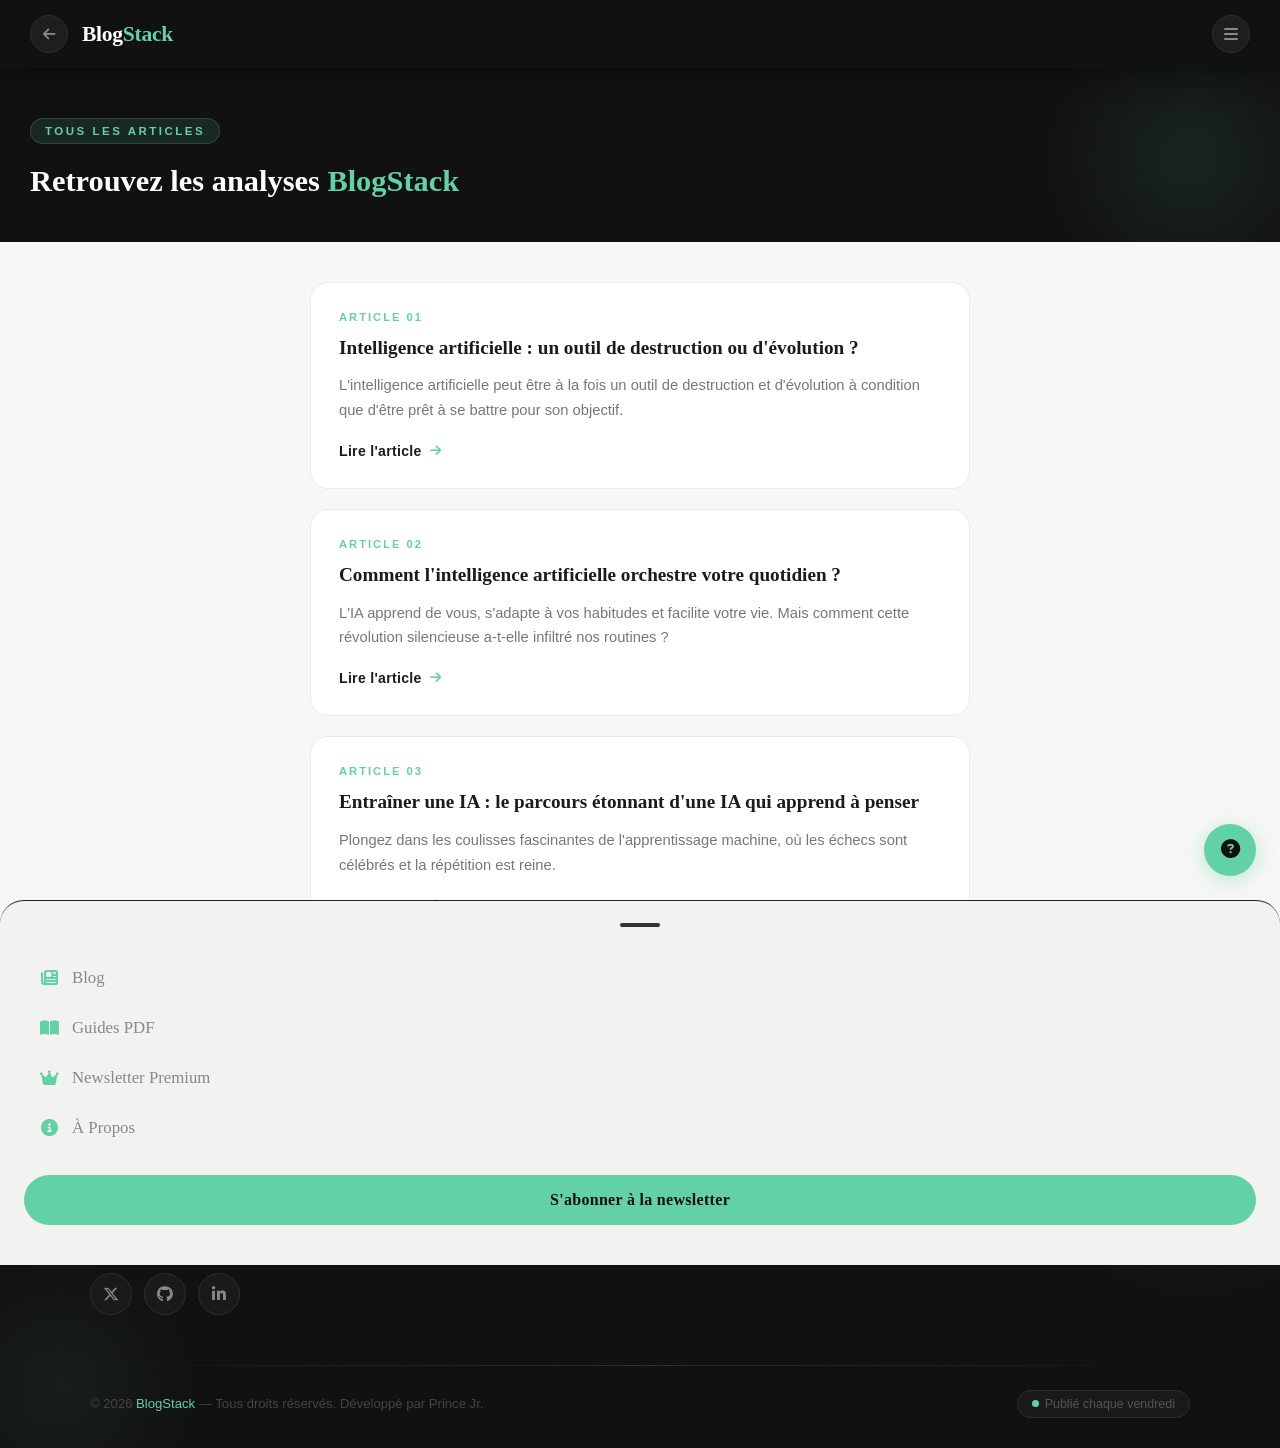
<file: blog.html>
<!DOCTYPE html>
<html lang="fr">
<head>
  <meta charset="UTF-8">
  <meta name="viewport" content="width=device-width, initial-scale=1.0">
  <title>Articles — BlogStack</title>
  <link rel="icon" type="image/png" href="images/favicon.png">
  <link rel="stylesheet" href="https://cdnjs.cloudflare.com/ajax/libs/font-awesome/6.5.0/css/all.min.css">
  <link rel="stylesheet" href="blog.css">
</head>

<body>

  <!-- OVERLAY -->
  <div id="overlay" class="bs-overlay"></div>

  <!-- HEADER -->
  <header class="bs-header">
    <div class="bs-header__left">
      <button class="bs-header__back" onclick="window.history.back()">
        <i class="fas fa-arrow-left"></i>
      </button>
      <a href="index.html" class="bs-header__logo">Blog<span>Stack</span></a>
    </div>
    <button id="menu-toggle" class="bs-header__menu-btn">
      <i class="fas fa-bars"></i>
    </button>
  </header>

  <!-- MODAL MENU -->
  <div id="modal" class="bs-modal">
    <div class="bs-modal__handle" id="handle"></div>
    <ul class="bs-modal__nav">
      <li><a href="article.html"><i class="fas fa-newspaper"></i>Blog</a></li>
      <li><a href="guide.html" onclick="alert('Vos guides PDF téléchargeables ne sont pas encore disponible pour le moment !'); return false;"><i class="fas fa-book-open"></i>Guides PDF</a></li>
      <li><a href="newsletter.html" onclick="alert('En cours de maintenance !'); return false;"><i class="fas fa-crown"></i>Newsletter Premium</a></li>
      <li><a href="about.html"><i class="fas fa-info-circle"></i>À Propos</a></li>
    </ul>
    <button class="bs-modal__subscribe">S'abonner à la newsletter</button>
  </div>

  <!-- HERO -->
  <section class="bs-hero">
    <div class="bs-hero__label">Tous les articles</div>
    <h1 class="bs-hero__title">Retrouvez les analyses <span>BlogStack</span></h1>
  </section>

  <!-- ARTICLES -->
  <section class="bs-articles">

    <article class="bs-card">
      <p class="bs-card__num">Article 01</p>
      <h2 class="bs-card__title">Intelligence artificielle : un outil de destruction ou d'évolution ?</h2>
      <p class="bs-card__desc">L'intelligence artificielle peut être à la fois un outil de destruction et d'évolution à condition que d'être prêt à se battre pour son objectif.</p>
      <a class="bs-card__link" href="article-1.html">Lire l'article <i class="fas fa-arrow-right"></i></a>
    </article>

    <article class="bs-card">
      <p class="bs-card__num">Article 02</p>
      <h2 class="bs-card__title">Comment l'intelligence artificielle orchestre votre quotidien ?</h2>
      <p class="bs-card__desc">L'IA apprend de vous, s'adapte à vos habitudes et facilite votre vie. Mais comment cette révolution silencieuse a-t-elle infiltré nos routines ?</p>
      <a class="bs-card__link" href="article-2.html">Lire l'article <i class="fas fa-arrow-right"></i></a>
    </article>

    <article class="bs-card">
      <p class="bs-card__num">Article 03</p>
      <h2 class="bs-card__title">Entraîner une IA : le parcours étonnant d'une IA qui apprend à penser</h2>
      <p class="bs-card__desc">Plongez dans les coulisses fascinantes de l'apprentissage machine, où les échecs sont célébrés et la répétition est reine.</p>
      <a class="bs-card__link" href="article-3.html">Lire l'article <i class="fas fa-arrow-right"></i></a>
    </article>

  </section>

  <!-- FOOTER -->
  <footer class="bs-footer">
    <div class="bs-footer__grid">

      <div>
        <div class="bs-footer__brand-name">Blog<span>Stack</span></div>
        <p class="bs-footer__brand-desc">Analyses hebdomadaires des dernières tendances en intelligence artificielle. Décryptages, stratégies et conseils pour exploiter l'IA en 2026.</p>
        <div class="bs-footer__socials">
          <a href="https://twitter.com/princejr_dev" target="_blank" class="bs-footer__social-btn"><i class="fab fa-x-twitter"></i></a>
          
          <a href="https://github.com/mprincegame-art" target="_blank" class="bs-footer__social-btn"><i class="fab fa-github"></i></a>
          
          <a href="https://www.linkedin.com/in/prince-jr-982502343" target="_blank" class="bs-footer__social-btn"><i class="fab fa-linkedin-in"></i></a>
        </div>
      </div>

      <div>
        <p class="bs-footer__col-title">Navigation</p>
        <ul class="bs-footer__links">
          <li><a href="index.html">Accueil</a></li>
          <li><a href="blog.html">Blog</a></li>
          <li><a href="guide.html" onclick="alert('Vos guides PDF téléchargeables ne sont pas encore disponible pour le moment !'); return false;">Guides</a></li>
          <li><a href="about.html">À propos</a></li>
        </ul>
      </div>

      <div>
        <p class="bs-footer__col-title">Légal & Contact</p>
        <ul class="bs-footer__links">
          <li><a href="help.html">Centre d'aide</a></li>
          <li><a href="#">CGU</a></li>
          <li><a href="#">Mentions légales</a></li>
          <li><a href="mailto:mprincegame@gmail.com">Contact</a></li>
        </ul>
      </div>

    </div>

    <div class="bs-footer__divider"></div>

    <div class="bs-footer__bottom">
      <p class="bs-footer__copy">&copy; 2026 <span>BlogStack</span> — Tous droits réservés. Développé par Prince Jr.</p>
      <div class="bs-footer__badge">Publié chaque vendredi</div>
    </div>
  </footer>

  <!-- Bouton flottant -->
  <button class="bs-fab" onclick="window.location.href='help.html'"><i class="fa-solid fa-circle-question"></i></button>

  <script>
    const modal = document.getElementById("modal");
    const overlay = document.getElementById("overlay");
    const toggle = document.getElementById("menu-toggle");
    const fab = document.querySelector(".bs-fab");

    window.addEventListener("scroll", () => {
      fab.style.opacity = window.scrollY > 50 ? "0.35" : "1";
    });

    function openModal() {
      modal.classList.add("active");
      overlay.classList.add("active");
      document.body.style.overflow = "hidden";
    }

    function closeModal() {
      modal.classList.remove("active");
      overlay.classList.remove("active");
      modal.style.transform = "";
      document.body.style.overflow = "";
    }

    toggle.addEventListener("click", openModal);
    overlay.addEventListener("click", closeModal);

    let startY = 0, currentY = 0;
    modal.addEventListener("touchstart", e => { startY = e.touches[0].clientY; });
    modal.addEventListener("touchmove", e => {
      currentY = e.touches[0].clientY;
      const diff = currentY - startY;
      if (diff > 0) modal.style.transform = `translateY(${diff}px)`;
    });
    modal.addEventListener("touchend", () => {
      if (currentY - startY > 120) closeModal();
      else modal.style.transform = "";
    });
  </script>

</body>
</html>
</file>
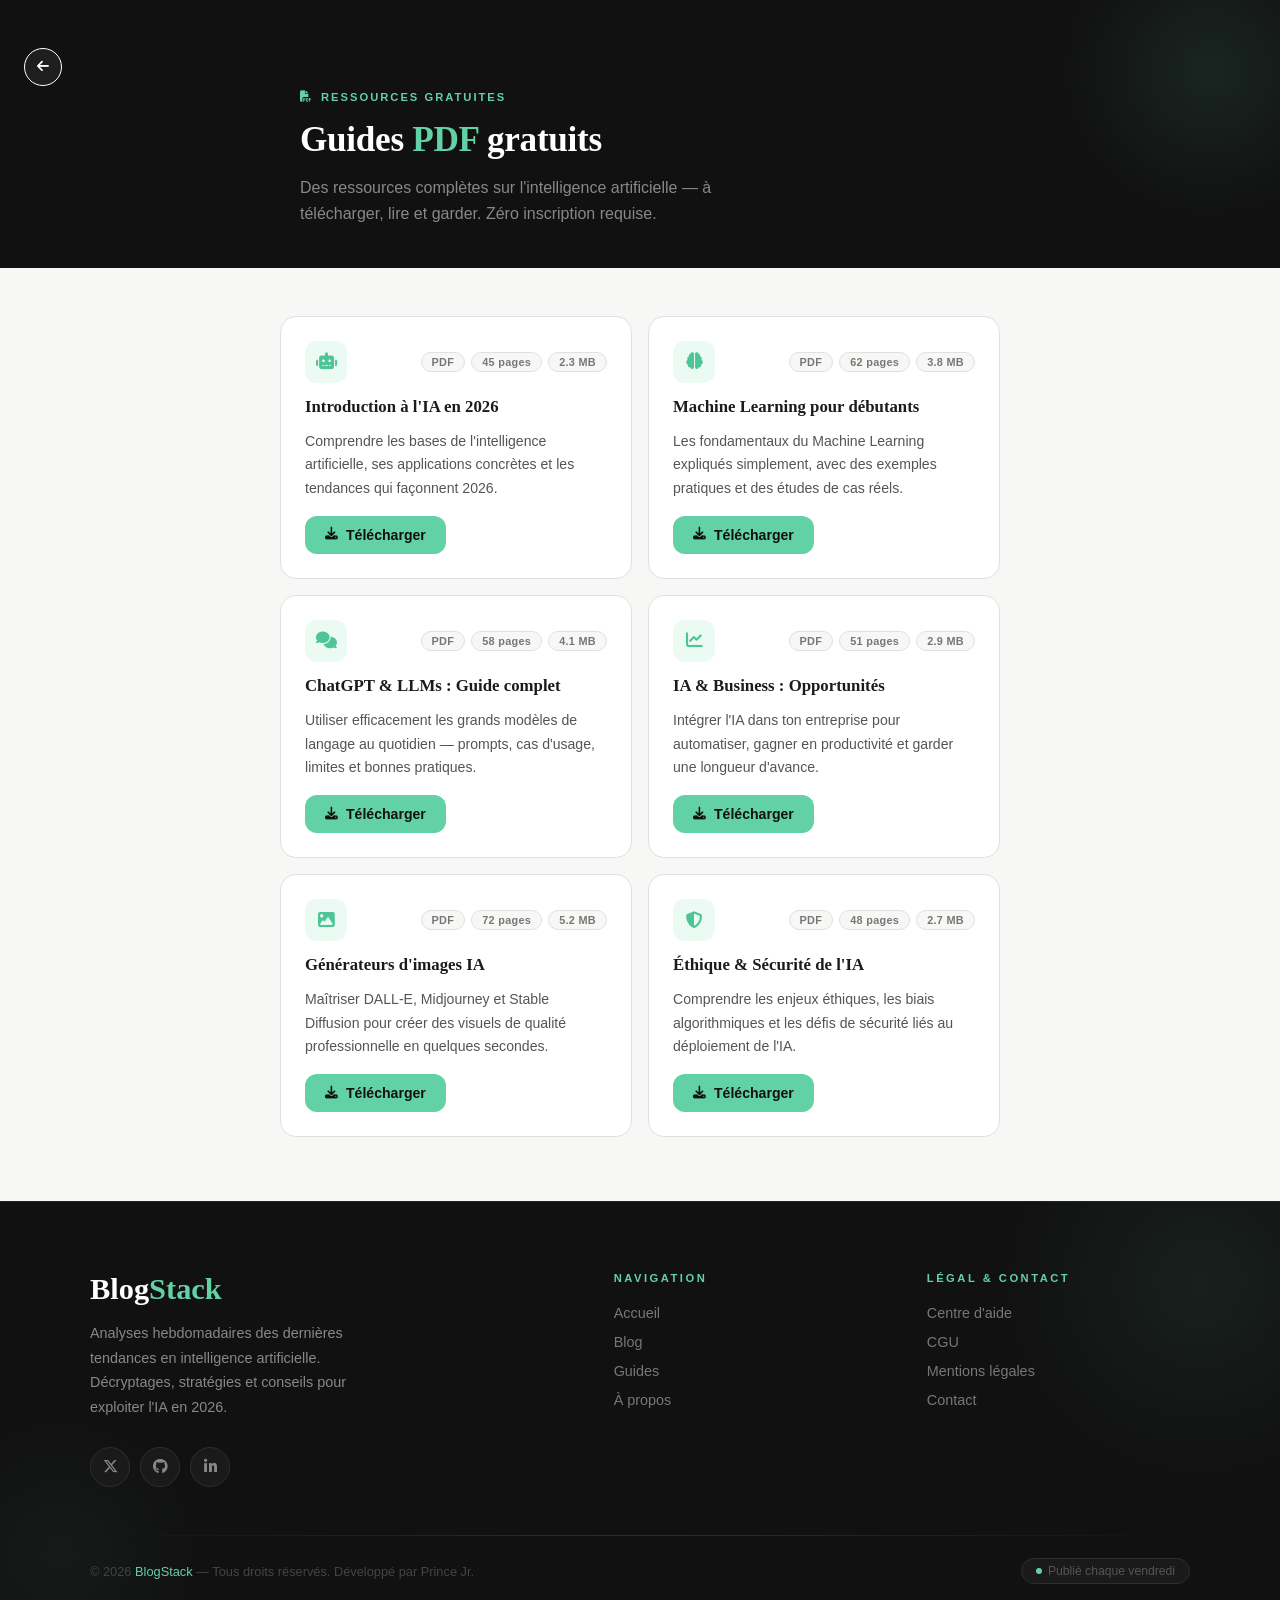
<file: guide.html>
<!DOCTYPE html>
<html lang="fr">
<head>
  <meta charset="UTF-8">
  <meta name="viewport" content="width=device-width, initial-scale=1.0">

  <!-- ============================================
       SEO PRIMAIRE
  ============================================ -->
  <title>Guides PDF Gratuits — Intelligence Artificielle | BlogStack</title>
  <meta name="description" content="Téléchargez gratuitement nos guides PDF sur l'intelligence artificielle : Machine Learning, ChatGPT, IA & Business, éthique de l'IA et bien plus.">
  <meta name="author" content="Prince Jr">
  <meta name="robots" content="index, follow">
  <link rel="canonical" href="https://www.blogstack.fr/guide.html">

  <!-- ============================================
       OPEN GRAPH
  ============================================ -->
  <meta property="og:type" content="website">
  <meta property="og:site_name" content="BlogStack">
  <meta property="og:title" content="Guides PDF Gratuits — Intelligence Artificielle | BlogStack">
  <meta property="og:description" content="Téléchargez gratuitement nos guides PDF sur l'intelligence artificielle : Machine Learning, ChatGPT, IA & Business et plus.">
  <meta property="og:url" content="https://www.blogstack.fr/guide.html">
  <meta property="og:image" content="https://www.blogstack.fr/images/og-cover.jpg">
  <meta property="og:locale" content="fr_FR">

  <!-- ============================================
       TWITTER CARD
  ============================================ -->
  <meta name="twitter:card" content="summary_large_image">
  <meta name="twitter:site" content="@princejr_dev">
  <meta name="twitter:title" content="Guides PDF Gratuits — IA | BlogStack">
  <meta name="twitter:description" content="Téléchargez gratuitement nos guides PDF sur l'intelligence artificielle.">
  <meta name="twitter:image" content="https://www.blogstack.fr/images/og-cover.jpg">

  <!-- ============================================
       SCHEMA.ORG
  ============================================ -->
  <script type="application/ld+json">
  {
    "@context": "https://schema.org",
    "@type": "CollectionPage",
    "name": "Guides PDF Gratuits — BlogStack",
    "description": "Collection de guides PDF gratuits sur l'intelligence artificielle.",
    "url": "https://www.blogstack.fr/guide.html",
    "publisher": {
      "@type": "Organization",
      "name": "BlogStack",
      "logo": {
        "@type": "ImageObject",
        "url": "https://www.blogstack.fr/images/favicon.png"
      }
    }
  }
  </script>

  <!-- ============================================
       FAVICON & RESSOURCES
  ============================================ -->
  <link rel="icon" type="image/png" href="images/favicon.png">
  <link rel="apple-touch-icon" href="images/favicon.png">
  <link rel="stylesheet" href="https://cdnjs.cloudflare.com/ajax/libs/font-awesome/6.5.0/css/all.min.css">
  <link rel="stylesheet" href="guide.css">
</head>

<body>

  <!-- ============================================
       HERO
  ============================================ -->
  <section class="guide-hero">
    <button class="bs-topnav__back" onclick="window.history.back()" aria-label="Retour">
      <i class="fas fa-arrow-left"></i>
      </button>
      
    <div class="guide-hero__inner">
      <div class="guide-hero__badge">
        <i class="fas fa-file-pdf"></i> Ressources gratuites
      </div>
      <h1 class="guide-hero__title">Guides <span>PDF</span> gratuits</h1>
      <p class="guide-hero__desc">Des ressources complètes sur l'intelligence artificielle — à télécharger, lire et garder. Zéro inscription requise.</p>
    </div>
  </section>

  <!-- ============================================
       GRILLE GUIDES
  ============================================ -->
  <main class="guide-main">

    <div class="guide-grid">

      <!-- Guide 1 -->
      <div class="guide-card">
        <div class="guide-card__top">
          <div class="guide-card__icon"><i class="fas fa-robot"></i></div>
          <div class="guide-card__badges">
            <span class="guide-badge">PDF</span>
            <span class="guide-badge">45 pages</span>
            <span class="guide-badge">2.3 MB</span>
          </div>
        </div>
        <h3 class="guide-card__title">Introduction à l'IA en 2026</h3>
        <p class="guide-card__desc">Comprendre les bases de l'intelligence artificielle, ses applications concrètes et les tendances qui façonnent 2026.</p>
        <a href="guides/intro-ia-2026.pdf" class="guide-card__btn" download aria-label="Télécharger le guide Introduction à l'IA en 2026">
          <i class="fas fa-download"></i> Télécharger
        </a>
      </div>

      <!-- Guide 2 -->
      <div class="guide-card">
        <div class="guide-card__top">
          <div class="guide-card__icon"><i class="fas fa-brain"></i></div>
          <div class="guide-card__badges">
            <span class="guide-badge">PDF</span>
            <span class="guide-badge">62 pages</span>
            <span class="guide-badge">3.8 MB</span>
          </div>
        </div>
        <h3 class="guide-card__title">Machine Learning pour débutants</h3>
        <p class="guide-card__desc">Les fondamentaux du Machine Learning expliqués simplement, avec des exemples pratiques et des études de cas réels.</p>
        <a href="guides/machine-learning-debutants.pdf" class="guide-card__btn" download aria-label="Télécharger le guide Machine Learning pour débutants">
          <i class="fas fa-download"></i> Télécharger
        </a>
      </div>

      <!-- Guide 3 -->
      <div class="guide-card">
        <div class="guide-card__top">
          <div class="guide-card__icon"><i class="fas fa-comments"></i></div>
          <div class="guide-card__badges">
            <span class="guide-badge">PDF</span>
            <span class="guide-badge">58 pages</span>
            <span class="guide-badge">4.1 MB</span>
          </div>
        </div>
        <h3 class="guide-card__title">ChatGPT & LLMs : Guide complet</h3>
        <p class="guide-card__desc">Utiliser efficacement les grands modèles de langage au quotidien — prompts, cas d'usage, limites et bonnes pratiques.</p>
        <a href="guides/chatgpt-guide-complet.pdf" class="guide-card__btn" download aria-label="Télécharger le guide ChatGPT et LLMs">
          <i class="fas fa-download"></i> Télécharger
        </a>
      </div>

      <!-- Guide 4 -->
      <div class="guide-card">
        <div class="guide-card__top">
          <div class="guide-card__icon"><i class="fas fa-chart-line"></i></div>
          <div class="guide-card__badges">
            <span class="guide-badge">PDF</span>
            <span class="guide-badge">51 pages</span>
            <span class="guide-badge">2.9 MB</span>
          </div>
        </div>
        <h3 class="guide-card__title">IA & Business : Opportunités</h3>
        <p class="guide-card__desc">Intégrer l'IA dans ton entreprise pour automatiser, gagner en productivité et garder une longueur d'avance.</p>
        <a href="guides/ia-business-opportunites.pdf" class="guide-card__btn" download aria-label="Télécharger le guide IA et Business">
          <i class="fas fa-download"></i> Télécharger
        </a>
      </div>

      <!-- Guide 5 -->
      <div class="guide-card">
        <div class="guide-card__top">
          <div class="guide-card__icon"><i class="fas fa-image"></i></div>
          <div class="guide-card__badges">
            <span class="guide-badge">PDF</span>
            <span class="guide-badge">72 pages</span>
            <span class="guide-badge">5.2 MB</span>
          </div>
        </div>
        <h3 class="guide-card__title">Générateurs d'images IA</h3>
        <p class="guide-card__desc">Maîtriser DALL-E, Midjourney et Stable Diffusion pour créer des visuels de qualité professionnelle en quelques secondes.</p>
        <a href="guides/generateurs-images-ia.pdf" class="guide-card__btn" download aria-label="Télécharger le guide Générateurs d'images IA">
          <i class="fas fa-download"></i> Télécharger
        </a>
      </div>

      <!-- Guide 6 -->
      <div class="guide-card">
        <div class="guide-card__top">
          <div class="guide-card__icon"><i class="fas fa-shield-alt"></i></div>
          <div class="guide-card__badges">
            <span class="guide-badge">PDF</span>
            <span class="guide-badge">48 pages</span>
            <span class="guide-badge">2.7 MB</span>
          </div>
        </div>
        <h3 class="guide-card__title">Éthique & Sécurité de l'IA</h3>
        <p class="guide-card__desc">Comprendre les enjeux éthiques, les biais algorithmiques et les défis de sécurité liés au déploiement de l'IA.</p>
        <a href="guides/ethique-securite-ia.pdf" class="guide-card__btn" download aria-label="Télécharger le guide Éthique et Sécurité de l'IA">
          <i class="fas fa-download"></i> Télécharger
        </a>
      </div>

    </div>
  </main>

  <!-- ============================================
       FOOTER
  ============================================ -->
  <footer class="bs-footer">
    <div class="bs-footer__grid">

      <div>
        <div class="bs-footer__brand-name">Blog<span>Stack</span></div>
        <p class="bs-footer__brand-desc">Analyses hebdomadaires des dernières tendances en intelligence artificielle. Décryptages, stratégies et conseils pour exploiter l'IA en 2026.</p>
        <div class="bs-footer__socials">
          <a href="https://twitter.com/princejr_dev" target="_blank" rel="noopener noreferrer" class="bs-footer__social-btn" aria-label="Twitter"><i class="fab fa-x-twitter"></i></a>
          <a href="https://github.com/mprincegame-art" target="_blank" rel="noopener noreferrer" class="bs-footer__social-btn" aria-label="GitHub"><i class="fab fa-github"></i></a>
          <a href="https://www.linkedin.com/in/prince-jr-982502343" target="_blank" rel="noopener noreferrer" class="bs-footer__social-btn" aria-label="LinkedIn"><i class="fab fa-linkedin-in"></i></a>
        </div>
      </div>

      <div>
        <p class="bs-footer__col-title">Navigation</p>
        <ul class="bs-footer__links">
          <li><a href="index.html">Accueil</a></li>
          <li><a href="blog.html">Blog</a></li>
          <li><a href="guide.html">Guides</a></li>
          <li><a href="about.html">À propos</a></li>
        </ul>
      </div>

      <div>
        <p class="bs-footer__col-title">Légal & Contact</p>
        <ul class="bs-footer__links">
          <li><a href="help.html">Centre d'aide</a></li>
          <li><a href="#">CGU</a></li>
          <li><a href="#">Mentions légales</a></li>
          <li><a href="mailto:mprincegame@gmail.com">Contact</a></li>
        </ul>
      </div>

    </div>
    <div class="bs-footer__divider"></div>
    <div class="bs-footer__bottom">
      <p class="bs-footer__copy">&copy; 2026 <span>BlogStack</span> — Tous droits réservés. Développé par Prince Jr.</p>
      <div class="bs-footer__badge">Publié chaque vendredi</div>
    </div>
  </footer>

  <!-- ============================================
       SCRIPTS
  ============================================ -->
  <script>
    const modal   = document.getElementById("modal");
    const overlay = document.getElementById("overlay");
    const toggle  = document.getElementById("menu-toggle");

    function openModal() {
      modal.classList.add("active");
      overlay.classList.add("active");
      document.body.style.overflow = "hidden";
    }
    function closeModal() {
      modal.classList.remove("active");
      overlay.classList.remove("active");
      modal.style.transform = "";
      document.body.style.overflow = "";
    }
    toggle.addEventListener("click", openModal);
    overlay.addEventListener("click", closeModal);

    let startY = 0, currentY = 0;
    modal.addEventListener("touchstart", e => { startY = e.touches[0].clientY; });
    modal.addEventListener("touchmove", e => {
      currentY = e.touches[0].clientY;
      const diff = currentY - startY;
      if (diff > 0) modal.style.transform = `translateY(${diff}px)`;
    });
    modal.addEventListener("touchend", () => {
      if (currentY - startY > 120) closeModal();
      else modal.style.transform = "";
    });
  </script>

</body>
</html>
</file>
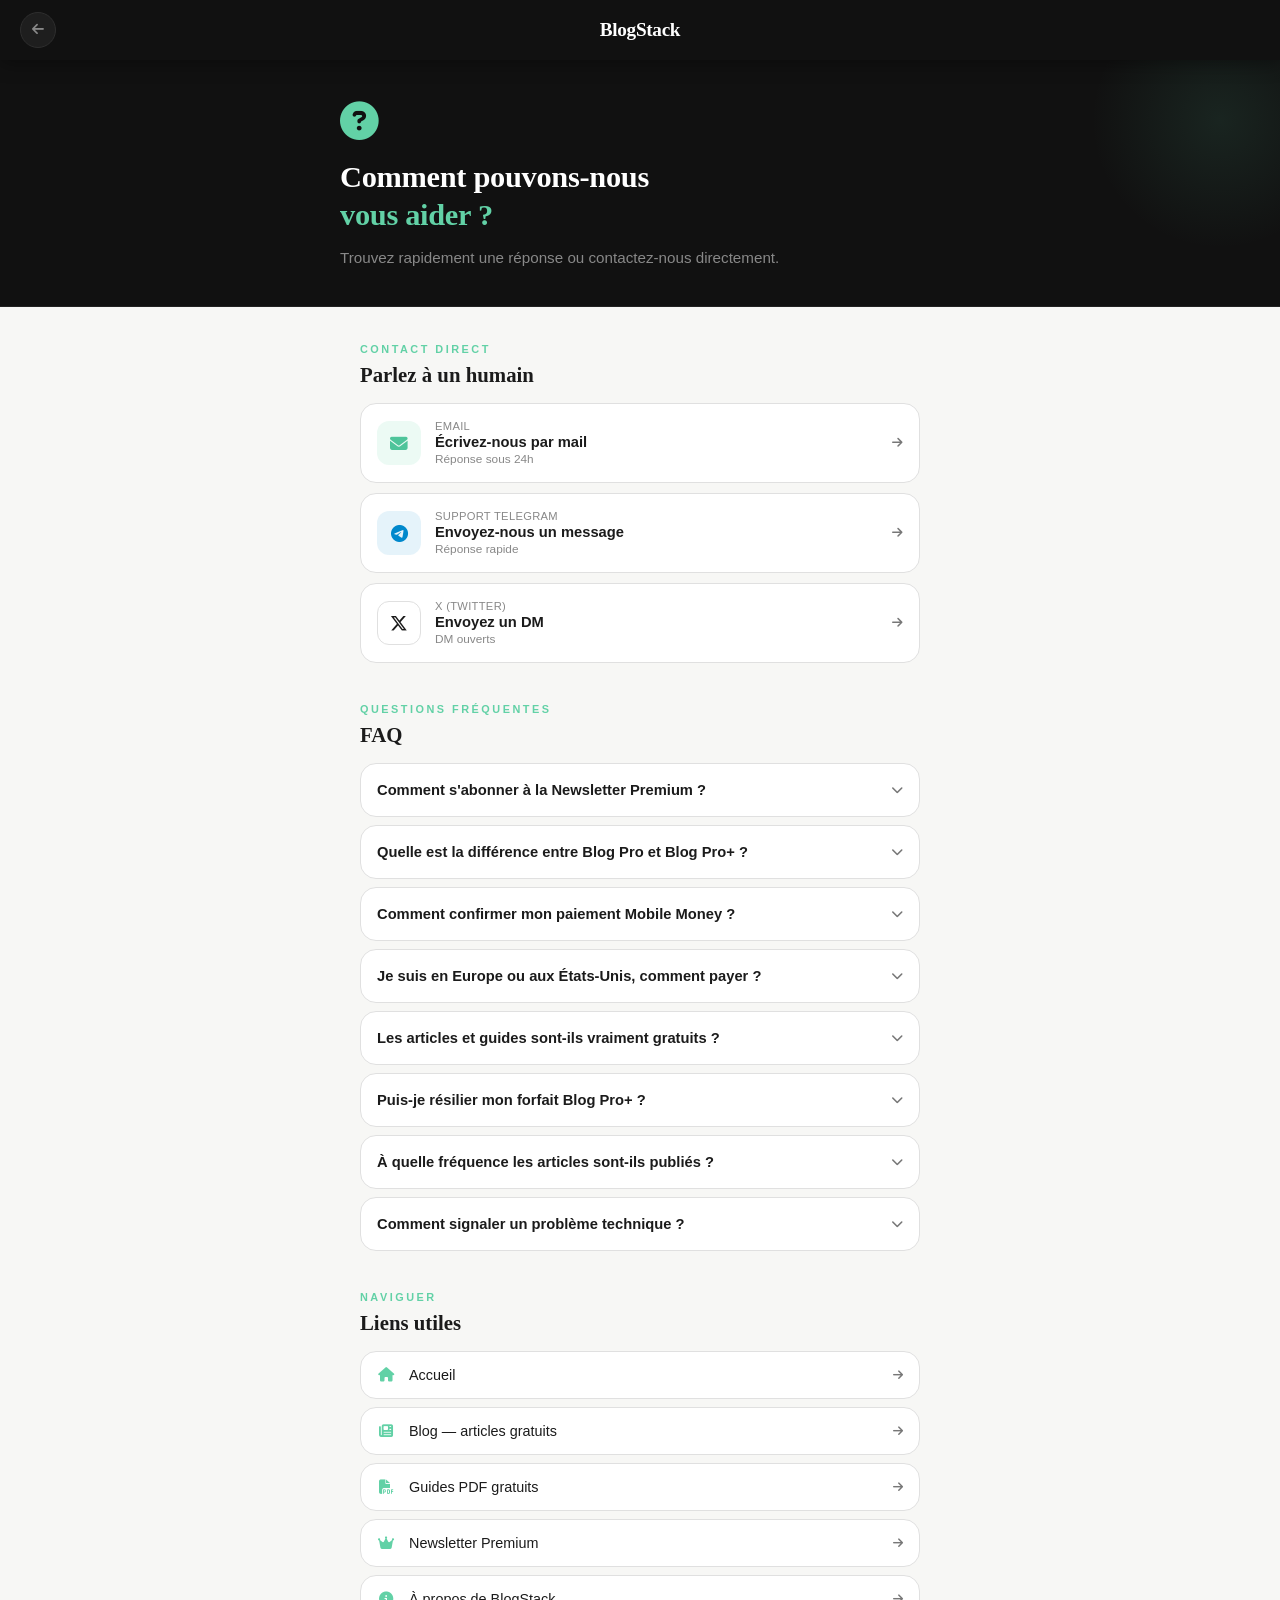
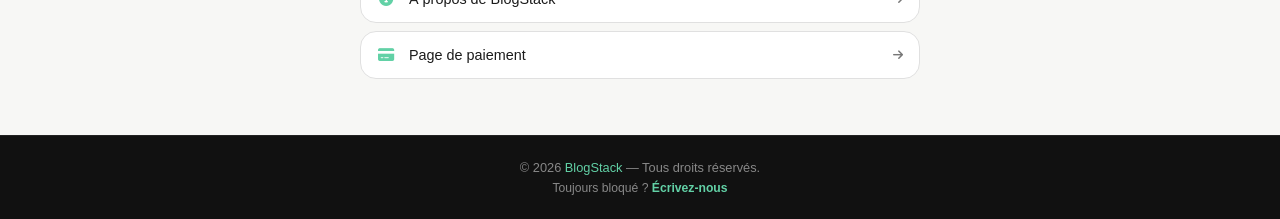
<file: help.html>
<!DOCTYPE html>
<html lang="fr">
<head>
  <meta charset="UTF-8">
  <meta name="viewport" content="width=device-width, initial-scale=1.0">

  <!-- ============================================
       SEO — Page aide non indexée
  ============================================ -->
  <title>Aide — BlogStack</title>
  <meta name="robots" content="noindex, nofollow">
  <meta name="description" content="Centre d'aide BlogStack — trouvez rapidement des réponses à vos questions.">

  <!-- ============================================
       FAVICON & RESSOURCES
  ============================================ -->
  <link rel="icon" type="image/png" href="images/favicon.png">
  <link rel="apple-touch-icon" href="images/favicon.png">
  <link rel="stylesheet" href="https://cdnjs.cloudflare.com/ajax/libs/font-awesome/6.5.0/css/all.min.css">
  <link rel="stylesheet" href="help.css">
</head>

<body>

  <!-- ============================================
       HEADER MINIMAL
  ============================================ -->
  <header class="help-header">
    <button class="help-header__back" onclick="window.history.back()" aria-label="Retour">
      <i class="fas fa-arrow-left"></i>
    </button>
    <a href="index.html" class="help-header__logo">BlogStack</a>
    <div class="help-header__spacer"></div>
  </header>

  <!-- ============================================
       HERO
  ============================================ -->
  <section class="help-hero">
    <div class="help-hero__inner">
      <div class="help-hero__icon">
        <i class="fas fa-circle-question"></i>
      </div>
      <h1 class="help-hero__title">Comment pouvons-nous<br><span>vous aider ?</span></h1>
      <p class="help-hero__desc">Trouvez rapidement une réponse ou contactez-nous directement.</p>
    </div>
  </section>

  <main class="help-main">

    <!-- ============================================
         CONTACT RAPIDE
    ============================================ -->
    <section class="help-section">
      <p class="help-label">Contact direct</p>
      <h2 class="help-section__title">Parlez à un humain</h2>
      <div class="help-contacts">

        <a href="mailto: mprincegame@gmail.com" class="help-contact">
          <div class="help-contact__icon help-contact__icon--mail">
            <i class="fas fa-envelope"></i>
          </div>
          <div class="help-contact__info">
            <p class="help-contact__label">Email</p>
            <p class="help-contact__value">Écrivez-nous par mail</p>
            <p class="help-contact__delay">Réponse sous 24h</p>
          </div>
          <i class="fas fa-arrow-right help-contact__arrow"></i>
        </a>

        <a href="https://t.me/BlogStackBot" target="_blank" rel="noopener noreferrer" class="help-contact">
        <div class="help-contact__icon help-contact__icon--tg">
        <i class="fab fa-telegram"></i>
        </div>
        <div class="help-contact__info">
        <p class="help-contact__label">Support Telegram</p>
        <p class="help-contact__value">Envoyez-nous un message</p>
        <p class="help-contact__delay">Réponse rapide</p>
        </div>
        <i class="fas fa-arrow-right help-contact__arrow"></i>
        </a>

        <a href="https://twitter.com/blogstack7303" target="_blank" rel="noopener noreferrer" class="help-contact">
          <div class="help-contact__icon help-contact__icon--x">
            <i class="fab fa-x-twitter"></i>
          </div>
          <div class="help-contact__info">
            <p class="help-contact__label">X (Twitter)</p>
            <p class="help-contact__value">Envoyez un DM</p>
            <p class="help-contact__delay">DM ouverts</p>
          </div>
          <i class="fas fa-arrow-right help-contact__arrow"></i>
        </a>

      </div>
    </section>

    <!-- ============================================
         FAQ
    ============================================ -->
    <section class="help-section">
      <p class="help-label">Questions fréquentes</p>
      <h2 class="help-section__title">FAQ</h2>

      <div class="faq-list">

        <div class="faq-item">
          <button class="faq-item__question" onclick="toggleFaq(this)" aria-expanded="false">
            <span>Comment s'abonner à la Newsletter Premium ?</span>
            <i class="fas fa-chevron-down faq-item__icon"></i>
          </button>
          <div class="faq-item__answer">
            <p>Rendez-vous sur la page <a href="newsletter.html">Newsletter Premium</a>, choisissez votre forfait (Blog Pro ou Blog Pro+), puis suivez les instructions de paiement. Votre accès est activé automatiquement après confirmation.</p>
          </div>
        </div>

        <div class="faq-item">
          <button class="faq-item__question" onclick="toggleFaq(this)" aria-expanded="false">
            <span>Quelle est la différence entre Blog Pro et Blog Pro+ ?</span>
            <i class="fas fa-chevron-down faq-item__icon"></i>
          </button>
          <div class="faq-item__answer">
            <p><strong>Blog Pro</strong> – Version Standard. Donne accès à un seul article exclusif le vendredi. L'accès expire le samedi à minuit.</p>
            <p style="margin-top:10px"><strong>Blog Pro+</strong> – Version Premium. Offre un accès complet au catalogue exclusif pendant 30 jours, avec notifications email à chaque publication.</p>
          </div>
        </div>

        <div class="faq-item">
          <button class="faq-item__question" onclick="toggleFaq(this)" aria-expanded="false">
            <span>Comment confirmer mon paiement Mobile Money ?</span>
            <i class="fas fa-chevron-down faq-item__icon"></i>
          </button>
          <div class="faq-item__answer">
            <p>Sélectionnez votre forfait au choix dans la rubrique <a href="newsletter.html">Accès Premium</a>. Sur la page suivante, choisissez un mode de paiement via Orange Money ou MTN MoMo, puis validez la transaction. Votre accès sera activé automatiquement.</p>
          </div>
        </div>

        <div class="faq-item">
          <button class="faq-item__question" onclick="toggleFaq(this)" aria-expanded="false">
            <span>Je suis en Europe ou aux États-Unis, comment payer ?</span>
            <i class="fas fa-chevron-down faq-item__icon"></i>
          </button>
          <div class="faq-item__answer">
            <p>Depuis l'occident, vous pouvez payer via <strong>Visa</strong> ou <strong>MasterCard</strong> en euros ou dollars. Les montants sont indiqués sur la <a href="payment.html">page de paiement</a>.</p>
          </div>
        </div>

        <div class="faq-item">
          <button class="faq-item__question" onclick="toggleFaq(this)" aria-expanded="false">
            <span>Les articles et guides sont-ils vraiment gratuits ?</span>
            <i class="fas fa-chevron-down faq-item__icon"></i>
          </button>
          <div class="faq-item__answer">
            <p>Oui, 100%. Le <a href="blog.html">Blog</a> et les <a href="guide.html">Guides PDF</a> sont entièrement gratuits, sans inscription. La Newsletter Premium est une offre additionnelle pour les contenus exclusifs.</p>
          </div>
        </div>

        <div class="faq-item">
          <button class="faq-item__question" onclick="toggleFaq(this)" aria-expanded="false">
            <span>Puis-je résilier mon forfait Blog Pro+ ?</span>
            <i class="fas fa-chevron-down faq-item__icon"></i>
          </button>
          <div class="faq-item__answer">
            <p>Oui, à tout moment depuis la <a href="newsletter.html">page Newsletter</a> en cliquant sur "Résilier mon forfait". L'accès reste actif jusqu'à la fin de la période payée.</p>
          </div>
        </div>

        <div class="faq-item">
          <button class="faq-item__question" onclick="toggleFaq(this)" aria-expanded="false">
            <span>À quelle fréquence les articles sont-ils publiés ?</span>
            <i class="fas fa-chevron-down faq-item__icon"></i>
          </button>
          <div class="faq-item__answer">
            <p>BlogStack publie chaque <strong>vendredi</strong> sans exception — un article public sur le blog et un contenu exclusif pour les abonnés Premium.</p>
          </div>
        </div>

        <div class="faq-item">
          <button class="faq-item__question" onclick="toggleFaq(this)" aria-expanded="false">
            <span>Comment signaler un problème technique ?</span>
            <i class="fas fa-chevron-down faq-item__icon"></i>
          </button>
          <div class="faq-item__answer">
            <p>Envoyez un message via notre <a href="https://t.me/BlogStackBot" target="_blank" rel="noopener noreferrer">Support Telegram</a> en décrivant votre problème en détail (page concernée, appareil, message d'erreur).</p>
          </div>
        </div>

      </div>
    </section>

    <!-- ============================================
         LIENS RAPIDES
    ============================================ -->
    <section class="help-section">
      <p class="help-label">Naviguer</p>
      <h2 class="help-section__title">Liens utiles</h2>
      <div class="help-links">
        <a href="index.html" class="help-link">
          <i class="fas fa-house"></i>
          <span>Accueil</span>
          <i class="fas fa-arrow-right help-link__arrow"></i>
        </a>
        <a href="blog.html" class="help-link">
          <i class="fas fa-newspaper"></i>
          <span>Blog — articles gratuits</span>
          <i class="fas fa-arrow-right help-link__arrow"></i>
        </a>
        <a href="guide.html" class="help-link">
          <i class="fas fa-file-pdf"></i>
          <span>Guides PDF gratuits</span>
          <i class="fas fa-arrow-right help-link__arrow"></i>
        </a>
        <a href="newsletter.html" class="help-link">
          <i class="fas fa-crown"></i>
          <span>Newsletter Premium</span>
          <i class="fas fa-arrow-right help-link__arrow"></i>
        </a>
        <a href="about.html" class="help-link">
          <i class="fas fa-info-circle"></i>
          <span>À propos de BlogStack</span>
          <i class="fas fa-arrow-right help-link__arrow"></i>
        </a>
        <a href="payment.html" class="help-link">
          <i class="fas fa-credit-card"></i>
          <span>Page de paiement</span>
          <i class="fas fa-arrow-right help-link__arrow"></i>
        </a>
      </div>
    </section>

  </main>

  <!-- ============================================
       FOOTER MINIMAL
  ============================================ -->
  <footer class="help-footer">
    <p>&copy; 2026 <span>BlogStack</span> — Tous droits réservés.</p>
    <p class="help-footer__note">Toujours bloqué ? <a href="https://t.me/BlogStackBot" target="_blank" rel="noopener noreferrer">Écrivez-nous</a></p>
  </footer>

  <script>
    /* Accordéon FAQ */
    function toggleFaq(btn) {
      const item   = btn.closest('.faq-item');
      const answer = item.querySelector('.faq-item__answer');
      const isOpen = item.classList.contains('faq-item--open');

      document.querySelectorAll('.faq-item--open').forEach(el => {
        el.classList.remove('faq-item--open');
        el.querySelector('.faq-item__question').setAttribute('aria-expanded', 'false');
        el.querySelector('.faq-item__answer').style.maxHeight = null;
      });

      if (!isOpen) {
        item.classList.add('faq-item--open');
        btn.setAttribute('aria-expanded', 'true');
        answer.style.maxHeight = answer.scrollHeight + 'px';
      }
    }
  </script>

</body>
</html>
</file>
<file: blog.css>
* { margin: 0; padding: 0; box-sizing: border-box; }

    body {
      background: #f7f7f5;
      font-family: 'Georgia', serif;
      color: #1b1b1b;
    }

    /* HEADER  */
    .bs-header {
      position: sticky;
      top: 0;
      z-index: 999;
      background: #111111;
      padding: 0 30px;
      height: 68px;
      display: flex;
      align-items: center;
      justify-content: space-between;
      box-shadow: 0 2px 30px rgba(0,0,0,0.4);
    }

    .bs-header__left {
      display: flex;
      align-items: center;
      gap: 14px;
    }

    .bs-header__back {
      background: #1e1e1e;
      border: 1px solid #2e2e2e;
      color: #888;
      width: 38px;
      height: 38px;
      border-radius: 50%;
      display: flex;
      align-items: center;
      justify-content: center;
      cursor: pointer;
      font-size: 0.9rem;
      transition: all 0.25s;
      -webkit-tap-highlight-color: transparent;
    }

    .bs-header__back:hover {
      background: #62d1a6;
      border-color: #62d1a6;
      color: #111;
    }

    .bs-header__logo {
      font-family: 'Georgia', serif;
      font-size: 1.35rem;
      font-weight: bold;
      color: #fff;
      letter-spacing: -0.3px;
      text-decoration: none;
    }

    .bs-header__logo span { color: #62d1a6; }

    .bs-header__menu-btn {
      background: #1e1e1e;
      border: 1px solid #2e2e2e;
      color: #888;
      width: 38px;
      height: 38px;
      border-radius: 50%;
      display: flex;
      align-items: center;
      justify-content: center;
      cursor: pointer;
      font-size: 1rem;
      transition: all 0.25s;
      -webkit-tap-highlight-color: transparent;
    }

    .bs-header__menu-btn:hover {
      background: #62d1a6;
      border-color: #62d1a6;
      color: #111;
    }

    /* Overlay */
    .bs-overlay {
      position: fixed;
      inset: 0;
      background: rgba(0,0,0,0.6);
      opacity: 0;
      pointer-events: none;
      transition: opacity 0.25s;
      z-index: 1000;
      backdrop-filter: blur(3px);
    }

    .bs-overlay.active {
      opacity: 1;
      pointer-events: auto;
    }

    /* Modal menu */
    .bs-modal {
      position: fixed;
      left: 0; right: 0; bottom: 0;
      background: #f2f2f0;
      border-radius: 24px 24px 0 0;
      transform: translateY(100%);
      transition: transform 0.3s cubic-bezier(0.32, 0.72, 0, 1);
      padding: 12px 24px 40px;
      z-index: 1001;
      border-top: 1px solid #222;
    }

    .bs-modal.active { transform: translateY(0); }

    .bs-modal__handle {
      width: 40px;
      height: 4px;
      background: #333;
      border-radius: 10px;
      margin: 10px auto 28px;
    }

    .bs-modal__nav {
      list-style: none;
      display: flex;
      flex-direction: column;
      gap: 4px;
      margin-bottom: 24px;
    }

    .bs-modal__nav li a {
      display: flex;
      align-items: center;
      gap: 14px;
      text-decoration: none;
      color: #888;
      font-size: 1.05rem;
      padding: 13px 16px;
      border-radius: 12px;
      transition: all 0.2s;
      font-family: 'Georgia', serif;
    }

    .bs-modal__nav li a i {
      color: #62d1a6;
      width: 18px;
      text-align: center;
    }

    .bs-modal__nav li a:hover {
      background: #1a1a1a;
      color: #fff;
    }

    .bs-modal__subscribe {
      display: block;
      width: 100%;
      padding: 16px;
      background: #62d1a6;
      color: #111;
      border: none;
      border-radius: 50px;
      font-size: 1rem;
      font-weight: bold;
      cursor: pointer;
      letter-spacing: 0.3px;
      transition: all 0.3s;
      font-family: 'Georgia', serif;
      -webkit-tap-highlight-color: transparent;
    }

    .bs-modal__subscribe:hover {
      background: #4ec49a;
      transform: translateY(-2px);
      box-shadow: 0 8px 24px rgba(98,209,166,0.3);
    }

    /* HERO */
    .bs-hero {
      background: #111;
      padding: 50px 30px 40px;
      position: relative;
      overflow: hidden;
    }

    .bs-hero::before {
      content: '';
      position: absolute;
      top: -60px; right: -60px;
      width: 300px; height: 300px;
      border-radius: 50%;
      background: radial-gradient(circle, rgba(98,209,166,0.1) 0%, transparent 70%);
      pointer-events: none;
    }

    .bs-hero__label {
      display: inline-block;
      background: rgba(98,209,166,0.12);
      color: #62d1a6;
      font-size: 0.72rem;
      font-weight: 700;
      letter-spacing: 2.5px;
      text-transform: uppercase;
      padding: 6px 14px;
      border-radius: 20px;
      border: 1px solid rgba(98,209,166,0.2);
      margin-bottom: 18px;
      font-family: sans-serif;
    }

    .bs-hero__title {
      font-size: 1.9rem;
      color: #fff;
      line-height: 1.3;
      font-family: 'Georgia', serif;
      max-width: 500px;
    }

    .bs-hero__title span { color: #62d1a6; }

    /* ARTICLES */
    .bs-articles {
      max-width: 700px;
      margin: 0 auto;
      padding: 40px 20px 60px;
    }

    .bs-card {
      background: #fff;
      border-radius: 18px;
      padding: 28px;
      margin-bottom: 20px;
      border: 1px solid #ebebeb;
      transition: all 0.3s ease;
      position: relative;
      overflow: hidden;
    }

    .bs-card::before {
      content: '';
      position: absolute;
      left: 0; top: 0; bottom: 0;
      width: 4px;
      background: #62d1a6;
      border-radius: 4px 0 0 4px;
      transform: scaleY(0);
      transition: transform 0.3s ease;
    }

    .bs-card:hover {
      border-color: #ddd;
      box-shadow: 0 12px 40px rgba(0,0,0,0.08);
      transform: translateY(-3px);
    }

    .bs-card:hover::before { transform: scaleY(1); }

    .bs-card__num {
      font-size: 0.7rem;
      font-weight: 700;
      letter-spacing: 2px;
      text-transform: uppercase;
      color: #62d1a6;
      margin-bottom: 12px;
      font-family: sans-serif;
    }

    .bs-card__title {
      font-size: 1.2rem;
      font-weight: bold;
      color: #1b1b1b;
      line-height: 1.4;
      margin-bottom: 12px;
      font-family: 'Georgia', serif;
    }

    .bs-card__desc {
      color: #777;
      font-size: 0.92rem;
      line-height: 1.65;
      margin-bottom: 20px;
      font-family: sans-serif;
    }

    .bs-card__link {
      display: inline-flex;
      align-items: center;
      gap: 8px;
      color: #1b1b1b;
      text-decoration: none;
      font-size: 0.88rem;
      font-weight: 700;
      letter-spacing: 0.3px;
      font-family: sans-serif;
      transition: gap 0.2s;
    }

    .bs-card__link i {
      color: #62d1a6;
      font-size: 0.8rem;
      transition: transform 0.2s;
    }

    .bs-card__link:hover i { transform: translateX(4px); }

    /* FOOTER */
    .bs-footer {
      background: #111111;
      position: relative;
      overflow: hidden;
      padding: 70px 30px 30px;
    }

    .bs-footer::before {
      content: '';
      position: absolute;
      top: -120px; right: -120px;
      width: 400px; height: 400px;
      border-radius: 50%;
      background: radial-gradient(circle, rgba(98,209,166,0.12) 0%, transparent 70%);
      pointer-events: none;
    }

    .bs-footer::after {
      content: '';
      position: absolute;
      bottom: -80px; left: -80px;
      width: 280px; height: 280px;
      border-radius: 50%;
      background: radial-gradient(circle, rgba(98,209,166,0.07) 0%, transparent 70%);
      pointer-events: none;
    }

    .bs-footer__grid {
      max-width: 1100px;
      margin: 0 auto;
      display: grid;
      grid-template-columns: 1.8fr 1fr 1fr;
      gap: 50px;
      position: relative;
      z-index: 1;
    }

    .bs-footer__brand-name {
      font-family: 'Georgia', serif;
      font-size: 2rem;
      font-weight: bold;
      color: #fff;
      letter-spacing: -0.5px;
      margin-bottom: 14px;
    }

    .bs-footer__brand-name span { color: #62d1a6; }

    .bs-footer__brand-desc {
      color: #888;
      font-size: 0.92rem;
      line-height: 1.7;
      max-width: 280px;
      margin-bottom: 28px;
      font-family: sans-serif;
    }

    .bs-footer__socials { display: flex; gap: 12px; }

    .bs-footer__social-btn {
      width: 42px; height: 42px;
      border-radius: 50%;
      border: 1px solid #2e2e2e;
      background: #1a1a1a;
      color: #888;
      display: flex;
      align-items: center;
      justify-content: center;
      font-size: 1rem;
      text-decoration: none;
      transition: all 0.3s ease;
    }

    .bs-footer__social-btn:hover {
      background: #62d1a6;
      border-color: #62d1a6;
      color: #111;
      transform: translateY(-3px);
      box-shadow: 0 8px 20px rgba(98,209,166,0.3);
    }

    .bs-footer__col-title {
      font-size: 0.72rem;
      font-weight: 700;
      letter-spacing: 2.5px;
      text-transform: uppercase;
      color: #62d1a6;
      margin-bottom: 22px;
      font-family: sans-serif;
    }

    .bs-footer__links {
      list-style: none;
      display: flex;
      flex-direction: column;
      gap: 12px;
    }

    .bs-footer__links a {
      color: #777;
      text-decoration: none;
      font-size: 0.93rem;
      transition: color 0.2s, padding-left 0.2s;
      display: inline-block;
      font-family: sans-serif;
    }

    .bs-footer__links a:hover {
      color: #fff;
      padding-left: 6px;
    }

    .bs-footer__divider {
      max-width: 1100px;
      margin: 50px auto 24px;
      height: 1px;
      background: linear-gradient(to right, transparent, #2e2e2e, transparent);
      position: relative;
      z-index: 1;
    }

    .bs-footer__bottom {
      max-width: 1100px;
      margin: 0 auto;
      display: flex;
      justify-content: space-between;
      align-items: center;
      position: relative;
      z-index: 1;
      flex-wrap: wrap;
      gap: 10px;
    }

    .bs-footer__copy {
      color: #444;
      font-size: 0.82rem;
      font-family: sans-serif;
    }

    .bs-footer__copy span { color: #62d1a6; }

    .bs-footer__badge {
      background: #1a1a1a;
      border: 1px solid #2e2e2e;
      border-radius: 20px;
      padding: 6px 14px;
      font-size: 0.78rem;
      color: #555;
      display: flex;
      align-items: center;
      gap: 6px;
      font-family: sans-serif;
    }

    .bs-footer__badge::before {
      content: '';
      width: 7px; height: 7px;
      border-radius: 50%;
      background: #62d1a6;
      animation: pulse 2s infinite;
    }

    @keyframes pulse {
      0%, 100% { opacity: 1; transform: scale(1); }
      50% { opacity: 0.5; transform: scale(0.85); }
    }

    /* Bouton flottant */
    .bs-fab {
      position: fixed;
      bottom: 24px; right: 24px;
      width: 52px; height: 52px;
      border-radius: 50%;
      background: #62d1a6;
      color: #111;
      border: none;
      font-size: 1.2rem;
      cursor: pointer;
      z-index: 900;
      box-shadow: 0 4px 20px rgba(98,209,166,0.4);
      transition: all 0.3s;
      -webkit-tap-highlight-color: transparent;
    }

    .bs-fab:hover {
      transform: scale(1.1);
      box-shadow: 0 6px 28px rgba(98,209,166,0.5);
    }

    /* Responsive */
    @media (max-width: 768px) {
      .bs-footer__grid {
        grid-template-columns: 1fr;
        gap: 36px;
      }
      .bs-footer__bottom {
        flex-direction: column;
        text-align: center;
      }
      .bs-hero__title { font-size: 1.5rem; }
    }
</file>
<file: guide.css>
:root {
  /* Couleurs principales */
  --color-green:          #62d1a6;
  --color-green-dark:     #4ec49a;
  --color-green-light:    rgba(98, 209, 166, 0.12);
  --color-green-glow:     rgba(98, 209, 166, 0.3);

  /* Couleurs sombres */
  --color-dark:           #111111;
  --color-dark-2:         #1a1a1a;
  --color-dark-3:         #1b1b1b;
  --color-dark-4:         #1e1e1e;
  --color-border-dark:    #222222;
  --color-border-dark-2:  #2e2e2e;
  --color-border-dark-3:  #333333;

  /* Couleurs neutres */
  --color-white:          #ffffff;
  --color-bg:             #f7f7f5;
  --color-bg-section:     #f2f2f0;
  --color-grey-light:     #e0e0e0;
  --color-grey:           #bdc3c7;
  --color-grey-text:      #444444;
  --color-grey-muted:     #555555;
  --color-grey-soft:      #666666;
  --color-grey-icon:      #777777;
  --color-grey-faded:     #888888;

  /* Texte */
  --color-text:           #1b1b1b;
  --color-text-light:     #333333;

  /* Typographie */
  --font-serif:           'Georgia', serif;
  --font-sans:            sans-serif;

  /* Rayons */
  --radius-sm:    6px;
  --radius-md:    12px;
  --radius-lg:    16px;
  --radius-xl:    24px;
  --radius-pill:  50px;
  --radius-round: 50%;

  /* Ombres */
  --shadow-card:       0 4px 20px rgba(0, 0, 0, 0.07);
  --shadow-card-hover: 0 12px 40px rgba(0, 0, 0, 0.11);
  --shadow-btn:        0 8px 24px rgba(98, 209, 166, 0.35);
  --shadow-social:     0 8px 20px rgba(98, 209, 166, 0.3);

  /* Transitions */
  --transition-fast:  0.2s ease;
  --transition-base:  0.3s ease;
  --transition-modal: 0.3s cubic-bezier(0.32, 0.72, 0, 1);
}


/* ============================================
   RESET
============================================ */
* {
  margin: 0;
  padding: 0;
  box-sizing: border-box;
}


/* ============================================
   BASE
============================================ */
body {
  background: var(--color-bg);
  font-family: var(--font-serif);
  color: var(--color-text);
}

a {
  text-decoration: none;
}

img {
  max-width: 100%;
  display: block;
}


/* ============================================
   HERO GUIDES
============================================ */
.guide-hero {
  background: var(--color-dark);
  padding: 48px 24px 40px;
  position: relative;
  overflow: hidden;
}

.guide-hero::before {
  content: '';
  position: absolute;
  top: -80px; right: -80px;
  width: 300px; height: 300px;
  border-radius: var(--radius-round);
  background: radial-gradient(circle, rgba(98, 209, 166, 0.1) 0%, transparent 70%);
  pointer-events: none;
}

.guide-hero__inner {
  max-width: 680px;
  margin: 0 auto;
  position: relative;
  z-index: 1;
}

.guide-hero__badge {
  display: inline-flex;
  align-items: center;
  gap: 8px;
  font-size: 0.7rem;
  font-weight: 700;
  letter-spacing: 2px;
  text-transform: uppercase;
  color: var(--color-green);
  font-family: var(--font-sans);
  margin-bottom: 16px;
}

.guide-hero__title {
  font-family: var(--font-serif);
  font-size: 2.2rem;
  font-weight: bold;
  color: var(--color-white);
  line-height: 1.2;
  margin-bottom: 14px;
  letter-spacing: -0.3px;
}

.guide-hero__title span {
  color: var(--color-green);
}

.guide-hero__desc {
  font-size: 1rem;
  color: var(--color-grey-faded);
  line-height: 1.65;
  font-family: var(--font-sans);
  max-width: 480px;
}

.bs-topnav__back {
  background: var(--color-dark-4);
  border: 1px solid var(--color-white);
  color: var(--color-white);
  width: 38px;
  height: 38px;
  border-radius: var(--radius-round);
  display: flex;
  align-items: center;
  justify-content: center;
  cursor: pointer;
  font-size: 0.85rem;
  transition: all var(--transition-fast);
  -webkit-tap-highlight-color: transparent;
}

.bs-topnav__back:hover {
  background: var(--color-green);
  border-color: var(--color-green);
  color: var(--color-);
}


/* ============================================
   GRILLE GUIDES
============================================ */
.guide-main {
  max-width: 760px;
  margin: 0 auto;
  padding: 48px 20px 64px;
}

.guide-grid {
  display: grid;
  grid-template-columns: 1fr;
  gap: 16px;
}


/* ============================================
   CARTE GUIDE
============================================ */
.guide-card {
  background: var(--color-white);
  border: 1px solid var(--color-grey-light);
  border-radius: var(--radius-lg);
  padding: 24px;
  display: flex;
  flex-direction: column;
  gap: 12px;
  transition: all var(--transition-base);
  position: relative;
  overflow: hidden;
}

/* Trait vert gauche au hover */
.guide-card::before {
  content: '';
  position: absolute;
  left: 0; top: 0; bottom: 0;
  width: 4px;
  background: var(--color-green);
  border-radius: 4px 0 0 4px;
  transform: scaleY(0);
  transition: transform var(--transition-base);
  transform-origin: bottom;
}

.guide-card:hover {
  box-shadow: var(--shadow-card-hover);
  transform: translateY(-3px);
  border-color: transparent;
}

.guide-card:hover::before {
  transform: scaleY(1);
}

/* Ligne du haut : icône + badges */
.guide-card__top {
  display: flex;
  align-items: center;
  justify-content: space-between;
  gap: 12px;
}

.guide-card__icon {
  width: 42px;
  height: 42px;
  background: var(--color-green-light);
  border-radius: var(--radius-md);
  display: flex;
  align-items: center;
  justify-content: center;
  font-size: 1.05rem;
  color: var(--color-green-dark);
  flex-shrink: 0;
}

/* Badges PDF / pages / taille */
.guide-card__badges {
  display: flex;
  flex-wrap: wrap;
  gap: 6px;
}

.guide-badge {
  font-size: 0.68rem;
  font-weight: 700;
  font-family: var(--font-sans);
  color: var(--color-grey-icon);
  background: var(--color-bg);
  border: 1px solid var(--color-grey-light);
  border-radius: var(--radius-pill);
  padding: 3px 10px;
  letter-spacing: 0.3px;
}

/* Titre */
.guide-card__title {
  font-family: var(--font-serif);
  font-size: 1.05rem;
  font-weight: bold;
  color: var(--color-text);
  line-height: 1.4;
}

/* Description */
.guide-card__desc {
  font-size: 0.88rem;
  color: var(--color-grey-muted);
  line-height: 1.65;
  font-family: var(--font-sans);
  flex: 1;
}

/* Bouton télécharger */
.guide-card__btn {
  display: inline-flex;
  align-items: center;
  gap: 8px;
  align-self: flex-start;
  padding: 11px 20px;
  background: var(--color-green);
  color: var(--color-dark);
  border-radius: var(--radius-md);
  font-size: 0.88rem;
  font-weight: 700;
  font-family: var(--font-sans);
  transition: all var(--transition-base);
  margin-top: 4px;
  -webkit-tap-highlight-color: transparent;
}

.guide-card__btn i {
  font-size: 0.8rem;
}

.guide-card__btn:hover {
  background: var(--color-green-dark);
  transform: translateY(-2px);
  box-shadow: var(--shadow-btn);
}


/* ============================================
   FOOTER
============================================ */
.bs-footer {
  background: var(--color-dark);
  position: relative;
  overflow: hidden;
  padding: 70px 30px 30px;
  border-top: 1px solid var(--color-border-dark);
}

.bs-footer::before {
  content: '';
  position: absolute;
  top: -120px; right: -120px;
  width: 400px; height: 400px;
  border-radius: var(--radius-round);
  background: radial-gradient(circle, rgba(98, 209, 166, 0.08) 0%, transparent 70%);
  pointer-events: none;
}

.bs-footer::after {
  content: '';
  position: absolute;
  bottom: -80px; left: -80px;
  width: 280px; height: 280px;
  border-radius: var(--radius-round);
  background: radial-gradient(circle, rgba(98, 209, 166, 0.05) 0%, transparent 70%);
  pointer-events: none;
}

.bs-footer__grid {
  max-width: 1100px;
  margin: 0 auto;
  display: grid;
  grid-template-columns: 1.8fr 1fr 1fr;
  gap: 50px;
  position: relative;
  z-index: 1;
}

.bs-footer__brand-name {
  font-family: var(--font-serif);
  font-size: 1.9rem;
  font-weight: bold;
  color: var(--color-white);
  margin-bottom: 14px;
}

.bs-footer__brand-name span {
  color: var(--color-green);
}

.bs-footer__brand-desc {
  color: var(--color-grey-faded);
  font-size: 0.9rem;
  line-height: 1.7;
  max-width: 280px;
  margin-bottom: 28px;
  font-family: var(--font-sans);
}

.bs-footer__socials {
  display: flex;
  gap: 10px;
}

.bs-footer__social-btn {
  width: 40px; height: 40px;
  border-radius: var(--radius-round);
  border: 1px solid var(--color-border-dark-2);
  background: var(--color-dark-2);
  color: var(--color-grey-faded);
  display: flex;
  align-items: center;
  justify-content: center;
  font-size: 0.95rem;
  transition: all var(--transition-base);
}

.bs-footer__social-btn:hover {
  background: var(--color-green);
  border-color: var(--color-green);
  color: var(--color-dark);
  transform: translateY(-3px);
  box-shadow: var(--shadow-social);
}

.bs-footer__col-title {
  font-size: 0.7rem;
  font-weight: 700;
  letter-spacing: 2.5px;
  text-transform: uppercase;
  color: var(--color-green);
  margin-bottom: 20px;
  font-family: var(--font-sans);
}

.bs-footer__links {
  list-style: none;
  display: flex;
  flex-direction: column;
  gap: 11px;
}

.bs-footer__links a {
  color: var(--color-grey-icon);
  font-size: 0.9rem;
  transition: color var(--transition-fast), padding-left var(--transition-fast);
  display: inline-block;
  font-family: var(--font-sans);
}

.bs-footer__links a:hover {
  color: var(--color-white);
  padding-left: 5px;
}

.bs-footer__divider {
  max-width: 1100px;
  margin: 48px auto 22px;
  height: 1px;
  background: linear-gradient(to right, transparent, var(--color-border-dark-2), transparent);
  position: relative;
  z-index: 1;
}

.bs-footer__bottom {
  max-width: 1100px;
  margin: 0 auto;
  display: flex;
  justify-content: space-between;
  align-items: center;
  position: relative;
  z-index: 1;
  flex-wrap: wrap;
  gap: 10px;
}

.bs-footer__copy {
  color: var(--color-grey-text);
  font-size: 0.8rem;
  font-family: var(--font-sans);
}

.bs-footer__copy span {
  color: var(--color-green);
}

.bs-footer__badge {
  background: var(--color-dark-2);
  border: 1px solid var(--color-border-dark-2);
  border-radius: 20px;
  padding: 5px 14px;
  font-size: 0.76rem;
  color: var(--color-grey-muted);
  display: flex;
  align-items: center;
  gap: 6px;
  font-family: var(--font-sans);
}

.bs-footer__badge::before {
  content: '';
  width: 6px; height: 6px;
  border-radius: var(--radius-round);
  background: var(--color-green);
  animation: pulse 2s infinite;
}

@keyframes pulse {
  0%, 100% { opacity: 1; transform: scale(1); }
  50%       { opacity: 0.5; transform: scale(0.8); }
}


/* ============================================
   RESPONSIVE
============================================ */
@media (min-width: 560px) {
  .guide-grid {
    grid-template-columns: repeat(2, 1fr);
  }
}

@media (max-width: 640px) {
  .guide-hero__title   { font-size: 1.7rem; }
  .bs-footer__grid     { grid-template-columns: 1fr; gap: 36px; }
  .bs-footer__bottom   { flex-direction: column; text-align: center; }
}
</file>
<file: help.css>
/* ============================================
   BLOGSTACK — help.css
   Feuille de style — Page Aide / FAQ
   Auteur : Prince Jr | 2026
============================================ */

/* ============================================
   :ROOT — Variables globales
============================================ */
:root {
  --color-green:          #62d1a6;
  --color-green-dark:     #4ec49a;
  --color-green-light:    rgba(98, 209, 166, 0.12);

  --color-dark:           #111111;
  --color-dark-2:         #1a1a1a;
  --color-dark-4:         #1e1e1e;
  --color-border-dark:    #222222;
  --color-border-dark-2:  #2e2e2e;

  --color-white:          #ffffff;
  --color-bg:             #f7f7f5;
  --color-bg-section:     #f2f2f0;
  --color-grey-light:     #e0e0e0;
  --color-grey-muted:     #555555;
  --color-grey-icon:      #777777;
  --color-grey-faded:     #888888;
  --color-text:           #1b1b1b;

  --font-serif:           'Georgia', serif;
  --font-sans:            sans-serif;

  --radius-sm:    6px;
  --radius-md:    12px;
  --radius-lg:    16px;
  --radius-pill:  50px;
  --radius-round: 50%;

  --shadow-card:       0 4px 20px rgba(0, 0, 0, 0.07);
  --shadow-card-hover: 0 12px 40px rgba(0, 0, 0, 0.11);
  --shadow-btn:        0 8px 24px rgba(98, 209, 166, 0.35);

  --transition-fast: 0.2s ease;
  --transition-base: 0.3s ease;
}


/* ============================================
   RESET
============================================ */
* {
  margin: 0;
  padding: 0;
  box-sizing: border-box;
}


/* ============================================
   BASE
============================================ */
body {
  background: var(--color-bg);
  font-family: var(--font-sans);
  color: var(--color-text);
  min-height: 100vh;
  display: flex;
  flex-direction: column;
}

a { text-decoration: none; }


/* ============================================
   HEADER MINIMAL
============================================ */
.help-header {
  background: var(--color-dark);
  height: 60px;
  padding: 0 20px;
  display: flex;
  align-items: center;
  justify-content: space-between;
  position: sticky;
  top: 0;
  z-index: 99;
  box-shadow: 0 2px 20px rgba(0, 0, 0, 0.4);
}

.help-header__back {
  background: var(--color-dark-4);
  border: 1px solid var(--color-border-dark-2);
  color: var(--color-grey-faded);
  width: 36px;
  height: 36px;
  border-radius: var(--radius-round);
  display: flex;
  align-items: center;
  justify-content: center;
  cursor: pointer;
  font-size: 0.85rem;
  transition: all var(--transition-fast);
  -webkit-tap-highlight-color: transparent;
}

.help-header__back:hover {
  background: var(--color-green);
  border-color: var(--color-green);
  color: var(--color-dark);
}

.help-header__logo {
  font-family: var(--font-serif);
  font-size: 1.2rem;
  font-weight: bold;
  color: var(--color-white);
  letter-spacing: -0.3px;
}

.help-header__spacer {
  width: 36px;
}


/* ============================================
   HERO
============================================ */
.help-hero {
  background: var(--color-dark);
  padding: 40px 24px 36px;
  position: relative;
  overflow: hidden;
  border-bottom: 1px solid var(--color-border-dark);
}

.help-hero::before {
  content: '';
  position: absolute;
  top: -70px; right: -70px;
  width: 260px; height: 260px;
  border-radius: var(--radius-round);
  background: radial-gradient(circle, rgba(98, 209, 166, 0.1) 0%, transparent 70%);
  pointer-events: none;
}

.help-hero__inner {
  max-width: 600px;
  margin: 0 auto;
  position: relative;
  z-index: 1;
}

.help-hero__icon {
  font-size: 2.4rem;
  color: var(--color-green);
  margin-bottom: 14px;
}

.help-hero__title {
  font-family: var(--font-serif);
  font-size: 1.9rem;
  font-weight: bold;
  color: var(--color-white);
  line-height: 1.25;
  margin-bottom: 12px;
  letter-spacing: -0.3px;
}

.help-hero__title span {
  color: var(--color-green);
}

.help-hero__desc {
  font-size: 0.95rem;
  color: var(--color-grey-faded);
  line-height: 1.6;
}


/* ============================================
   CONTENU PRINCIPAL
============================================ */
.help-main {
  max-width: 600px;
  margin: 0 auto;
  padding: 36px 20px 56px;
  flex: 1;
  width: 100%;
  display: flex;
  flex-direction: column;
  gap: 40px;
}


/* ============================================
   SECTIONS
============================================ */
.help-section {
  display: flex;
  flex-direction: column;
  gap: 16px;
}

.help-label {
  font-size: 0.68rem;
  font-weight: 700;
  letter-spacing: 2.5px;
  text-transform: uppercase;
  color: var(--color-green);
}

.help-section__title {
  font-family: var(--font-serif);
  font-size: 1.3rem;
  font-weight: bold;
  color: var(--color-text);
  margin-top: -8px;
}


/* ============================================
   CONTACTS
============================================ */
.help-contacts {
  display: flex;
  flex-direction: column;
  gap: 10px;
}

.help-contact {
  display: flex;
  align-items: center;
  gap: 14px;
  background: var(--color-white);
  border: 1px solid var(--color-grey-light);
  border-radius: var(--radius-lg);
  padding: 16px;
  color: var(--color-text);
  transition: all var(--transition-fast);
}

.help-contact:hover {
  border-color: var(--color-green);
  box-shadow: 0 4px 16px rgba(98, 209, 166, 0.15);
  transform: translateX(3px);
}

.help-contact__icon {
  width: 44px;
  height: 44px;
  border-radius: var(--radius-md);
  display: flex;
  align-items: center;
  justify-content: center;
  font-size: 1.1rem;
  flex-shrink: 0;
}

.help-contact__icon--mail {
  background: var(--color-green-light);
  color: var(--color-green-dark);
}

.help-contact__icon--tg {
  background: rgba(0, 136, 204, 0.1);
  color: #0088cc;
}

.help-contact__icon--x {
  background: rgba(255, 255, 255, 0.06);
  color: var(--color-text);
  border: 1px solid var(--color-grey-light);
}

.help-contact__info {
  flex: 1;
}

.help-contact__label {
  font-size: 0.7rem;
  color: var(--color-grey-faded);
  margin-bottom: 2px;
  text-transform: uppercase;
  letter-spacing: 0.3px;
}

.help-contact__value {
  font-size: 0.92rem;
  font-weight: 600;
  color: var(--color-text);
  margin-bottom: 2px;
}

.help-contact__delay {
  font-size: 0.74rem;
  color: var(--color-grey-faded);
}

.help-contact__arrow {
  font-size: 0.75rem;
  color: var(--color-grey-icon);
  transition: transform var(--transition-fast), color var(--transition-fast);
}

.help-contact:hover .help-contact__arrow {
  transform: translateX(3px);
  color: var(--color-green);
}


/* ============================================
   FAQ ACCORDÉON
============================================ */
.faq-list {
  display: flex;
  flex-direction: column;
  gap: 8px;
}

.faq-item {
  background: var(--color-white);
  border: 1px solid var(--color-grey-light);
  border-radius: var(--radius-lg);
  overflow: hidden;
  transition: border-color var(--transition-fast);
}

.faq-item--open {
  border-color: var(--color-green);
}

.faq-item__question {
  width: 100%;
  display: flex;
  align-items: center;
  justify-content: space-between;
  gap: 12px;
  padding: 18px 16px;
  background: transparent;
  border: none;
  cursor: pointer;
  text-align: left;
  font-size: 0.92rem;
  font-weight: 600;
  color: var(--color-text);
  font-family: var(--font-sans);
  -webkit-tap-highlight-color: transparent;
  transition: color var(--transition-fast);
}

.faq-item--open .faq-item__question {
  color: var(--color-green);
}

.faq-item__icon {
  font-size: 0.75rem;
  color: var(--color-grey-icon);
  flex-shrink: 0;
  transition: transform var(--transition-base), color var(--transition-fast);
}

.faq-item--open .faq-item__icon {
  transform: rotate(180deg);
  color: var(--color-green);
}

/* Réponse — hauteur animée via JS */
.faq-item__answer {
  max-height: 0;
  overflow: hidden;
  transition: max-height 0.35s ease;
}

.faq-item__answer p {
  padding: 0 16px 18px;
  font-size: 0.88rem;
  color: var(--color-grey-muted);
  line-height: 1.7;
  border-top: 1px solid var(--color-grey-light);
  padding-top: 14px;
}

.faq-item__answer a {
  color: var(--color-green);
  font-weight: 600;
  transition: opacity var(--transition-fast);
}

.faq-item__answer a:hover {
  opacity: 0.75;
}


/* ============================================
   LIENS UTILES
============================================ */
.help-links {
  display: flex;
  flex-direction: column;
  gap: 8px;
}

.help-link {
  display: flex;
  align-items: center;
  gap: 14px;
  background: var(--color-white);
  border: 1px solid var(--color-grey-light);
  border-radius: var(--radius-lg);
  padding: 15px 16px;
  color: var(--color-text);
  font-size: 0.9rem;
  font-weight: 500;
  transition: all var(--transition-fast);
}

.help-link i:first-child {
  width: 18px;
  text-align: center;
  color: var(--color-green);
  font-size: 0.9rem;
  flex-shrink: 0;
}

.help-link span {
  flex: 1;
}

.help-link__arrow {
  font-size: 0.72rem;
  color: var(--color-grey-icon);
  transition: transform var(--transition-fast), color var(--transition-fast);
}

.help-link:hover {
  border-color: var(--color-green);
  transform: translateX(3px);
  box-shadow: 0 4px 16px rgba(98, 209, 166, 0.12);
}

.help-link:hover .help-link__arrow {
  transform: translateX(3px);
  color: var(--color-green);
}


/* ============================================
   FOOTER
============================================ */
.help-footer {
  background: var(--color-dark);
  padding: 24px 20px;
  text-align: center;
  border-top: 1px solid var(--color-border-dark);
  margin-top: auto;
}

.help-footer p {
  font-size: 0.8rem;
  color: var(--color-grey-faded);
}

.help-footer span {
  color: var(--color-green);
}

.help-footer__note {
  margin-top: 6px;
  font-size: 0.76rem !important;
}

.help-footer__note a {
  color: var(--color-green);
  font-weight: 600;
  transition: opacity var(--transition-fast);
}

.help-footer__note a:hover {
  opacity: 0.75;
}


/* ============================================
   RESPONSIVE
============================================ */
@media (max-width: 400px) {
  .help-hero__title { font-size: 1.6rem; }
}
</file>
